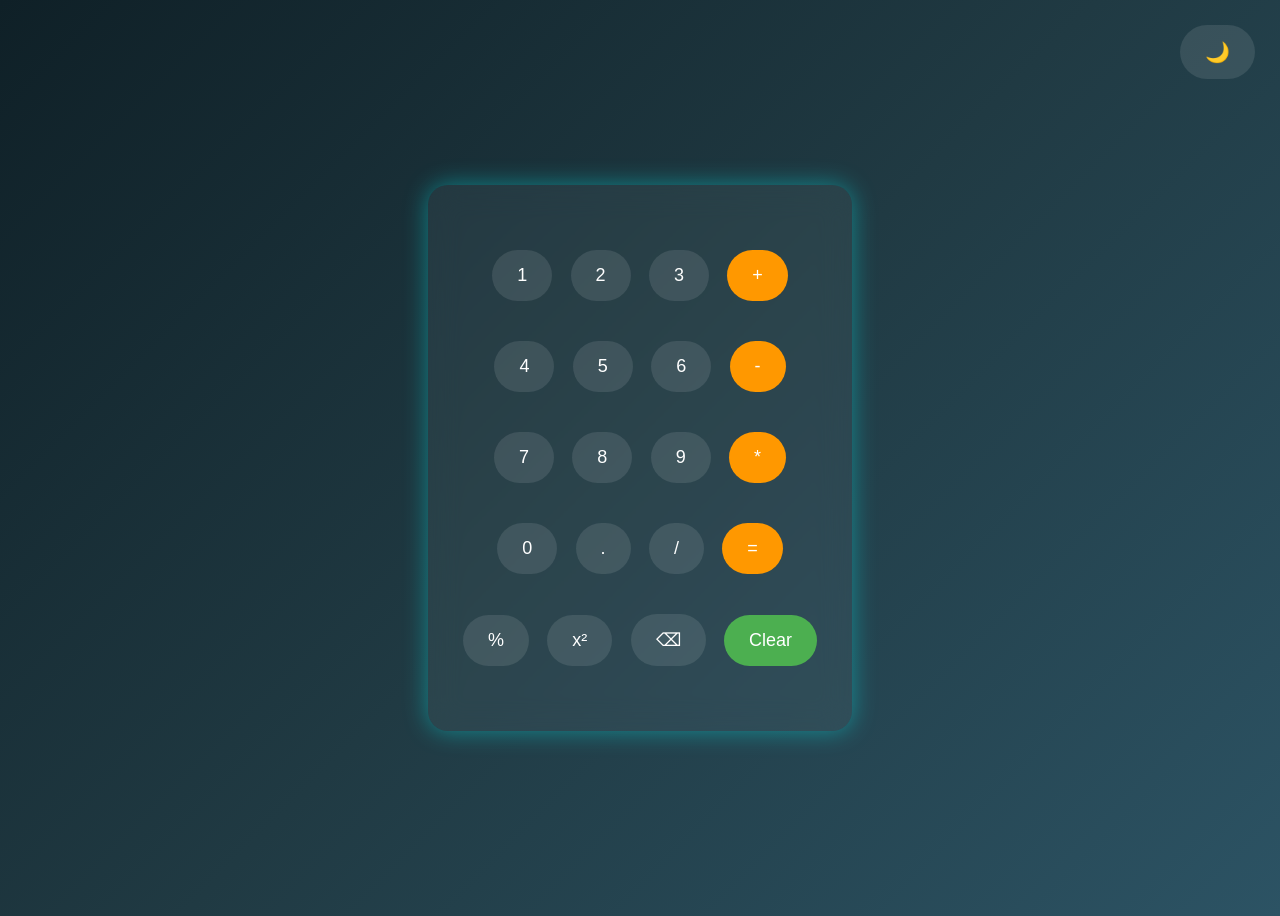
<file: index.html>
<!DOCTYPE html>
<html lang="en">
<head>
    <title>Advanced Calculator</title>
    <link rel="stylesheet" href="style.css">
    
</head>
<body>

<button class="theme-btn" onclick="toggleTheme()">🌙</button>

<div class="calculator-container">

<p class="js-calculation"></p>

<p>
    <button onclick="updateCalculation('1');">1</button>
    <button onclick="updateCalculation('2');">2</button>
    <button onclick="updateCalculation('3');">3</button>
    <button class="operator" onclick="updateCalculation('+');">+</button>
</p>

<p>
    <button onclick="updateCalculation('4');">4</button>
    <button onclick="updateCalculation('5');">5</button>
    <button onclick="updateCalculation('6');">6</button>
    <button class="operator" onclick="updateCalculation('-');">-</button>
</p>

<p>
    <button onclick="updateCalculation('7');">7</button>
    <button onclick="updateCalculation('8');">8</button>
    <button onclick="updateCalculation('9');">9</button>
    <button class="operator" onclick="updateCalculation('*');">*</button>  
</p>

<p>
    <button onclick="updateCalculation('0');">0</button>
    <button onclick="updateCalculation('.');">.</button>
    <button onclick="updateCalculation('/');">/</button>

    <button class="operator" onclick="
        calculation = Function('return ' + calculation)();
        displayCalculation();
        localStorage.setItem('calculation', calculation);
    ">=</button>
</p>

<p>
    <button onclick="updateCalculation('%');">%</button>
    <button onclick="
        calculation = calculation * calculation;
        displayCalculation();
    ">x²</button>

    <button onclick="
        calculation = calculation.slice(0,-1);
        displayCalculation();
    ">⌫</button>

    <button class="clear" onclick="
        calculation = '';
        displayCalculation();
        localStorage.setItem('calculation', calculation);
    ">Clear</button>
</p>

</div>

<script>

let calculation = localStorage.getItem('calculation') || '';
displayCalculation();

function updateCalculation(value){
    calculation += value;
    displayCalculation();
    localStorage.setItem('calculation', calculation);
}

function displayCalculation() {
   document.querySelector('.js-calculation')
   .innerHTML = calculation;
}

function toggleTheme(){
    document.body.classList.toggle('light-mode');
}

</script>

</body>
</html>
</file>
<file: style.css>
body{
   background: linear-gradient(135deg, #0f2027, #203a43, #2c5364);
   font-size: 30px;
   color:white;
   font-weight: bold;
   font-family: Arial, Helvetica, sans-serif;
   display:flex;
   justify-content:center;
   align-items:center;
   height:100vh;
   transition: 0.3s;
}

.calculator-container{
   backdrop-filter: blur(15px);
   background: rgba(255,255,255,0.05);
   padding: 30px;
   border-radius: 20px;
   box-shadow: 0 0 25px rgba(0,255,255,0.4);
   text-align:center;
}

button{
    background-color: rgba(255,255,255,0.1);
    border: none;
    padding: 15px 25px;
    font-size: 18px;
    margin: 5px;
    cursor: pointer;
    border-radius: 50px;
    color: white;
    transition: 0.3s;
}

button:hover{
    transform: scale(1.1);
    box-shadow: 0 0 10px cyan;
}

.operator{
    background-color: #ff9800;
}

.clear{
    background-color: #4caf50;
}

.theme-btn{
    position:absolute;
    top:20px;
    right:20px;
    font-size:20px;
}

.light-mode{
    background: #f4f6f9;   /* very light soft grey */
   color: black;
}


.light-mode button{
   background-color: #ffffff;
   color: black;
}

.light-mode button:hover{
   box-shadow: 0 0 10px #49bfe0;
}

.light-mode .operator{
   background-color: #ff9800;
   color: white;
}

.light-mode .clear{
   background-color: #4caf50;
   color: white;
}
</file>
